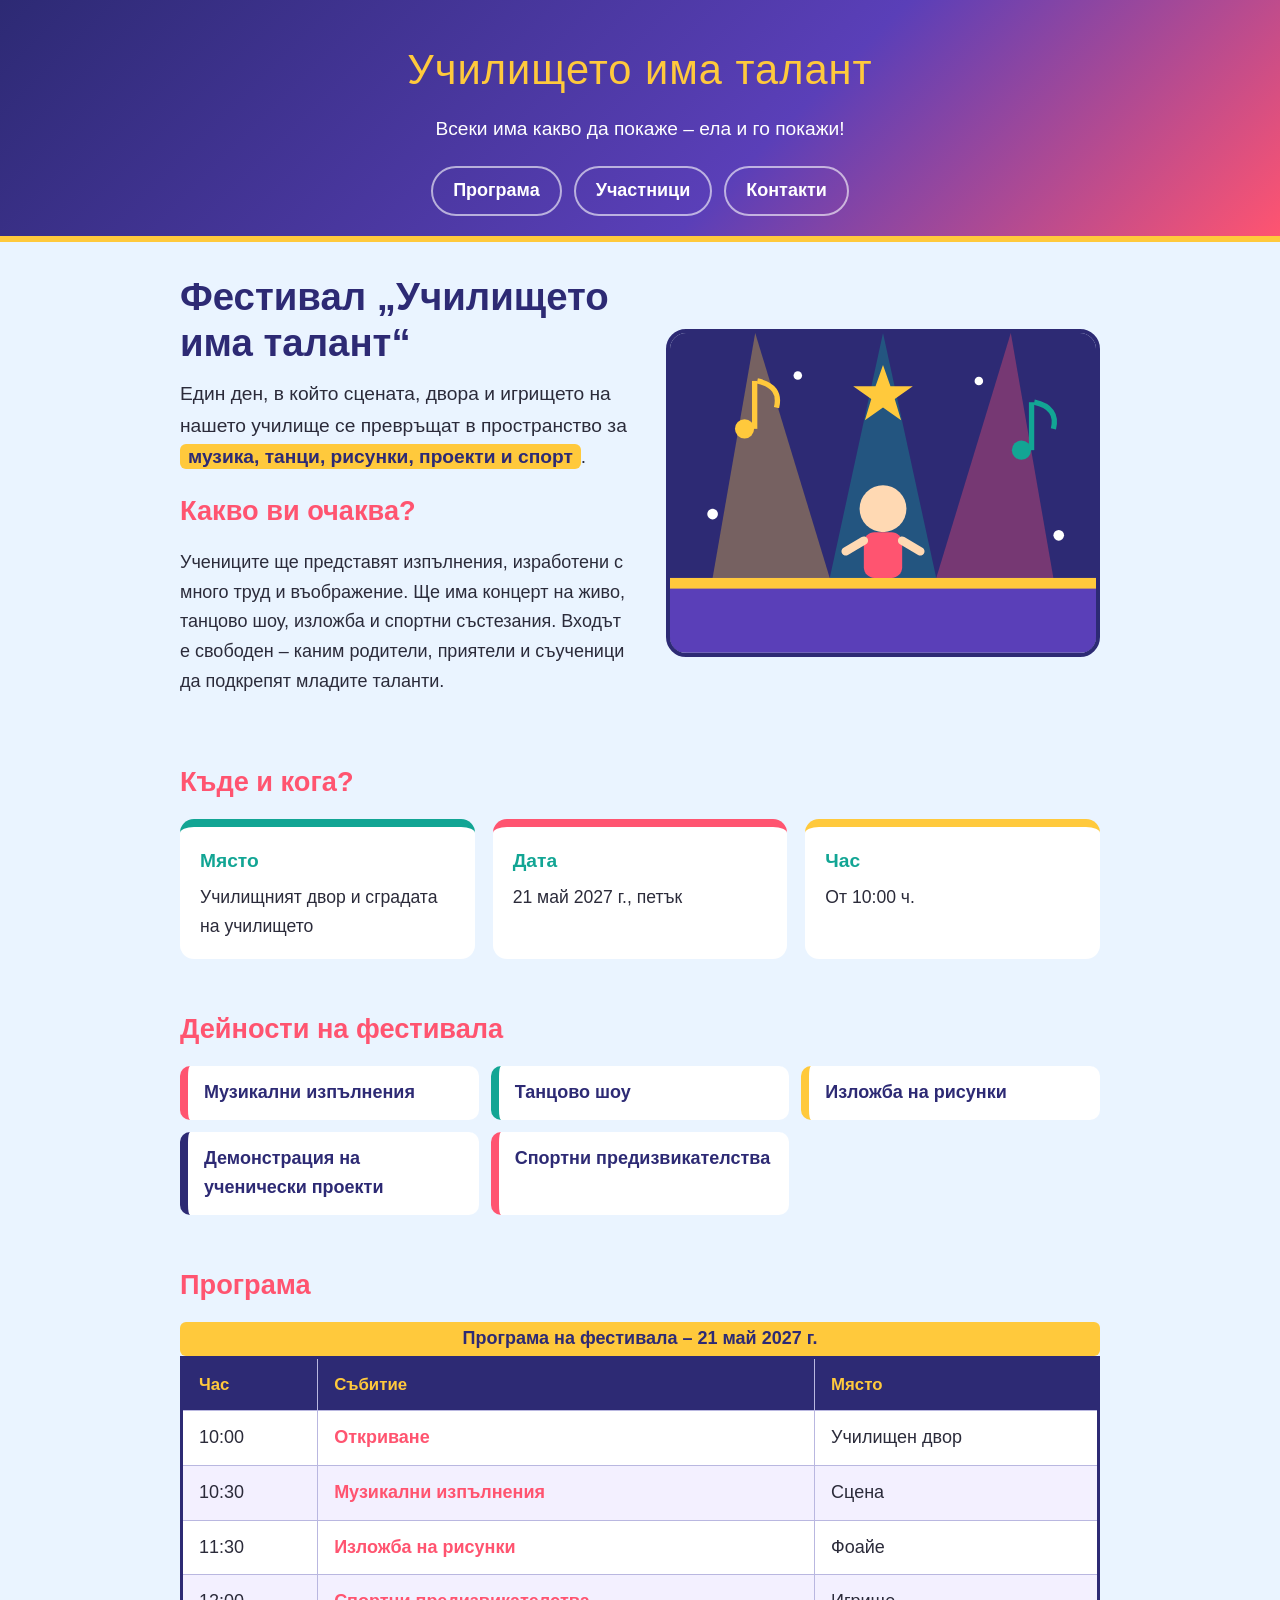
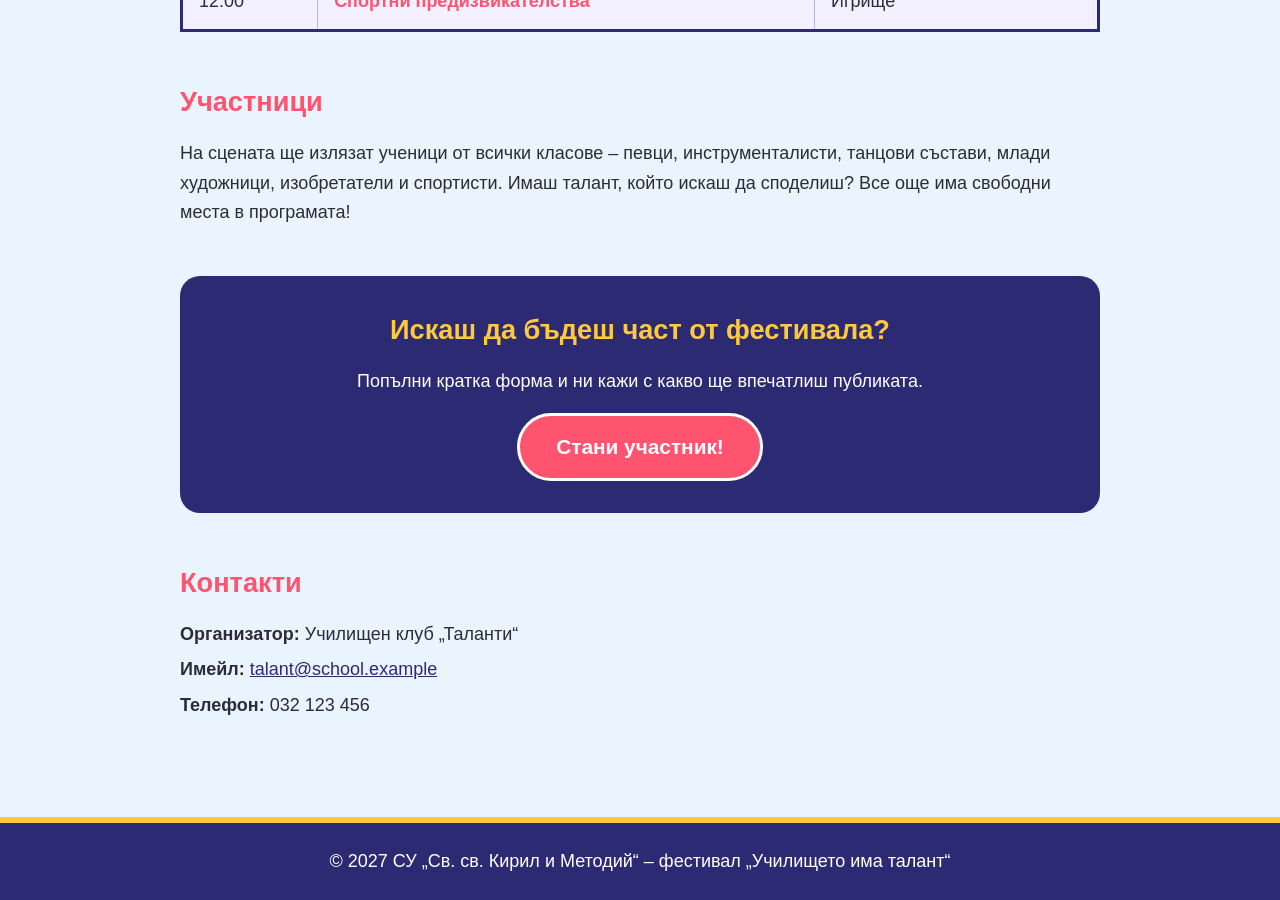
<file: index.html>
<!DOCTYPE html>
<html lang="bg">
<head>
  <meta charset="UTF-8">
  <meta name="viewport" content="width=device-width, initial-scale=1">
  <title>Училището има талант – фестивал 2027</title>
  <link rel="stylesheet" href="style.css">
</head>
<body>

  <header class="site-header">
    <p class="site-title">Училището има талант</p>
    <p class="slogan">Всеки има какво да покаже – ела и го покажи!</p>
    <nav class="main-nav">
      <a href="#program">Програма</a>
      <a href="#participants">Участници</a>
      <a href="#contacts">Контакти</a>
    </nav>
  </header>

  <main>

    <section class="hero">
      <div class="hero-text">
        <h1>Фестивал „Училището има талант“</h1>
        <p class="lead">Един ден, в който сцената, двора и игрището на нашето училище се превръщат в пространство за <span class="highlight">музика, танци, рисунки, проекти и спорт</span>.</p>

        <h2>Какво ви очаква?</h2>
        <p>Учениците ще представят изпълнения, изработени с много труд и въображение. Ще има концерт на живо, танцово шоу, изложба и спортни състезания. Входът е свободен – каним родители, приятели и съученици да подкрепят младите таланти.</p>
      </div>

      <div class="hero-art">
        <svg viewBox="0 0 400 300" role="img" aria-label="Илюстрация на сцена с прожектори, музикални ноти и звезди">
          <rect width="400" height="300" fill="#2d2a74"/>
          <polygon points="80,0 40,230 150,230" fill="#ffc93c" opacity="0.35"/>
          <polygon points="320,0 250,230 360,230" fill="#ff5470" opacity="0.35"/>
          <polygon points="200,0 150,230 250,230" fill="#12a594" opacity="0.35"/>
          <rect x="0" y="230" width="400" height="70" fill="#5a3fb8"/>
          <rect x="0" y="230" width="400" height="10" fill="#ffc93c"/>
          <circle cx="200" cy="165" r="22" fill="#ffd9b3"/>
          <rect x="182" y="187" width="36" height="43" rx="10" fill="#ff5470"/>
          <path d="M165 205 L182 195 M235 205 L218 195" stroke="#ffd9b3" stroke-width="8" stroke-linecap="round"/>
          <circle cx="70" cy="90" r="9" fill="#ffc93c"/>
          <rect x="77" y="45" width="5" height="45" fill="#ffc93c"/>
          <path d="M82 45 Q105 50 100 70" stroke="#ffc93c" stroke-width="5" fill="none"/>
          <circle cx="330" cy="110" r="9" fill="#12a594"/>
          <rect x="337" y="65" width="5" height="45" fill="#12a594"/>
          <path d="M342 65 Q365 70 360 90" stroke="#12a594" stroke-width="5" fill="none"/>
          <polygon points="200,30 207,50 228,50 211,62 217,82 200,70 183,82 189,62 172,50 193,50" fill="#ffc93c"/>
          <circle cx="40" cy="170" r="5" fill="#ffffff"/>
          <circle cx="365" cy="190" r="5" fill="#ffffff"/>
          <circle cx="120" cy="40" r="4" fill="#ffffff"/>
          <circle cx="290" cy="45" r="4" fill="#ffffff"/>
        </svg>
      </div>
    </section>

    <section id="details">
      <h2>Къде и кога?</h2>
      <div class="info-grid">
        <div class="info-card">
          <h3>Място</h3>
          <p>Училищният двор и сградата на училището</p>
        </div>
        <div class="info-card">
          <h3>Дата</h3>
          <p>21 май 2027 г., петък</p>
        </div>
        <div class="info-card">
          <h3>Час</h3>
          <p>От 10:00 ч.</p>
        </div>
      </div>
    </section>

    <section id="activities">
      <h2>Дейности на фестивала</h2>
      <ul class="activities">
        <li>Музикални изпълнения</li>
        <li>Танцово шоу</li>
        <li>Изложба на рисунки</li>
        <li>Демонстрация на ученически проекти</li>
        <li>Спортни предизвикателства</li>
      </ul>
    </section>

    <section id="program">
      <h2>Програма</h2>
      <div class="table-wrap">
        <table class="program">
          <caption class="highlight">Програма на фестивала – 21 май 2027 г.</caption>
          <thead>
            <tr>
              <th>Час</th>
              <th>Събитие</th>
              <th>Място</th>
            </tr>
          </thead>
          <tbody>
            <tr>
              <td>10:00</td>
              <td class="event-title">Откриване</td>
              <td>Училищен двор</td>
            </tr>
            <tr>
              <td>10:30</td>
              <td class="event-title">Музикални изпълнения</td>
              <td>Сцена</td>
            </tr>
            <tr>
              <td>11:30</td>
              <td class="event-title">Изложба на рисунки</td>
              <td>Фоайе</td>
            </tr>
            <tr>
              <td>12:00</td>
              <td class="event-title">Спортни предизвикателства</td>
              <td>Игрище</td>
            </tr>
          </tbody>
        </table>
      </div>
    </section>

    <section id="participants">
      <h2>Участници</h2>
      <p>На сцената ще излязат ученици от всички класове – певци, инструменталисти, танцови състави, млади художници, изобретатели и спортисти. Имаш талант, който искаш да споделиш? Все още има свободни места в програмата!</p>
    </section>

    <section class="cta-box">
      <h2>Искаш да бъдеш част от фестивала?</h2>
      <p>Попълни кратка форма и ни кажи с какво ще впечатлиш публиката.</p>
      <a class="btn-join" href="uchastnik.html">Стани участник!</a>
    </section>

    <section id="contacts">
      <h2>Контакти</h2>
      <ul class="contact-list">
        <li><strong>Организатор:</strong> Училищен клуб „Таланти“</li>
        <li><strong>Имейл:</strong> <a href="mailto:talant@school.example">talant@school.example</a></li>
        <li><strong>Телефон:</strong> 032 123 456</li>
      </ul>
    </section>

  </main>

  <footer class="site-footer">
    <p>&copy; 2027 СУ „Св. св. Кирил и Методий“ – фестивал „Училището има талант“</p>
  </footer>

</body>
</html>
</file>
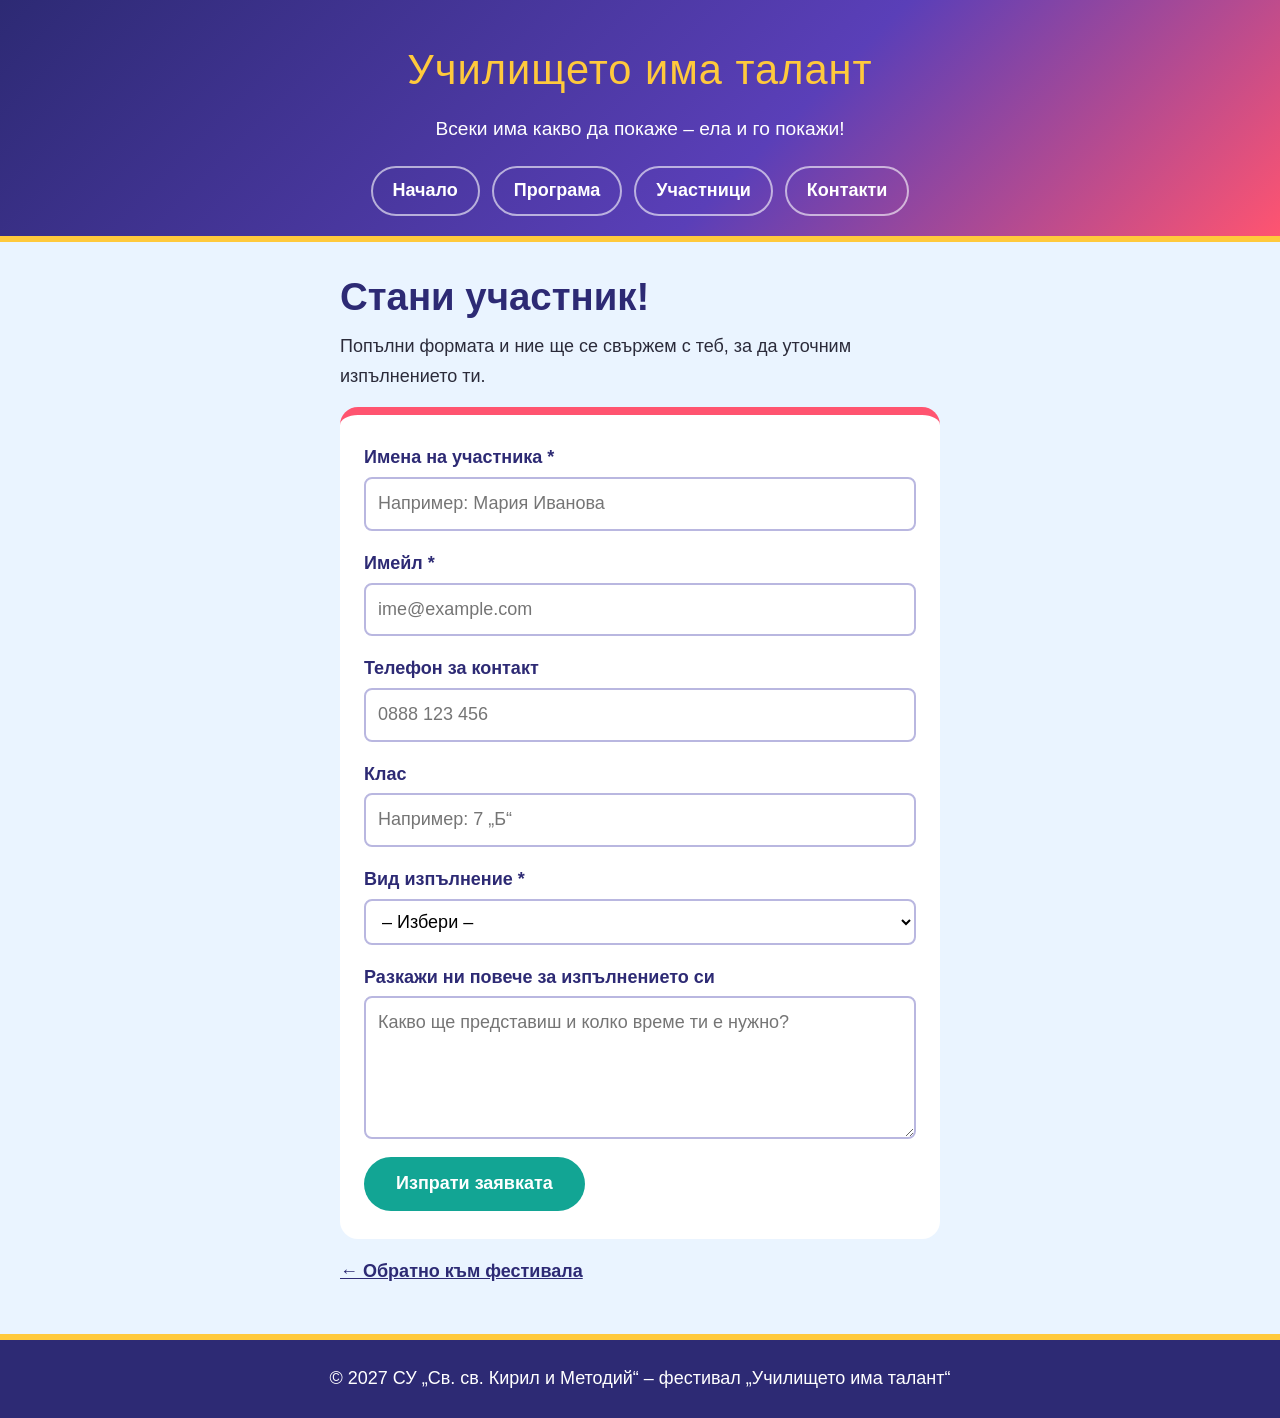
<file: uchastnik.html>
<!DOCTYPE html>
<html lang="bg">
<head>
  <meta charset="UTF-8">
  <meta name="viewport" content="width=device-width, initial-scale=1">
  <title>Стани участник – Училището има талант</title>
  <link rel="stylesheet" href="style.css">
</head>
<body>

  <header class="site-header">
    <p class="site-title">Училището има талант</p>
    <p class="slogan">Всеки има какво да покаже – ела и го покажи!</p>
    <nav class="main-nav">
      <a href="festival.html">Начало</a>
      <a href="festival.html#program">Програма</a>
      <a href="festival.html#participants">Участници</a>
      <a href="festival.html#contacts">Контакти</a>
    </nav>
  </header>

  <main class="form-page">
    <h1>Стани участник!</h1>
    <p>Попълни формата и ние ще се свържем с теб, за да уточним изпълнението ти.</p>

    <div class="form-card">
      <form id="signup-form" action="#" method="post">

        <label for="fullname">Имена на участника *</label>
        <input type="text" id="fullname" name="fullname" placeholder="Например: Мария Иванова" required>

        <label for="email">Имейл *</label>
        <input type="email" id="email" name="email" placeholder="ime@example.com" required>

        <label for="phone">Телефон за контакт</label>
        <input type="tel" id="phone" name="phone" placeholder="0888 123 456">

        <label for="class">Клас</label>
        <input type="text" id="class" name="class" placeholder="Например: 7 „Б“">

        <label for="category">Вид изпълнение *</label>
        <select id="category" name="category" required>
          <option value="">– Избери –</option>
          <option value="music">Музикално изпълнение</option>
          <option value="dance">Танц</option>
          <option value="art">Рисунка</option>
          <option value="project">Ученически проект</option>
          <option value="sport">Спортно умение</option>
          <option value="other">Друго</option>
        </select>

        <label for="message">Разкажи ни повече за изпълнението си</label>
        <textarea id="message" name="message" rows="4" placeholder="Какво ще представиш и колко време ти е нужно?"></textarea>

        <button type="submit" class="btn-submit">Изпрати заявката</button>
      </form>

      <p class="success-message" id="success" role="status">Благодарим ти! Заявката е изпратена – ще се свържем с теб скоро.</p>
    </div>

    <a class="back-link" href="festival.html">← Обратно към фестивала</a>
  </main>

  <footer class="site-footer">
    <p>&copy; 2027 СУ „Св. св. Кирил и Методий“ – фестивал „Училището има талант“</p>
  </footer>

  <script>
    document.getElementById("signup-form").addEventListener("submit", function (event) {
      event.preventDefault();
      document.getElementById("success").classList.add("visible");
      this.reset();
    });
  </script>

</body>
</html>
</file>
<file: style.css>
/* ===== Основни стилове ===== */
:root {
  --indigo: #2d2a74;
  --coral: #ff5470;
  --sun: #ffc93c;
  --teal: #12a594;
  --sky: #eaf4ff;
  --text: #2b2b3a;
}

* {
  box-sizing: border-box;
}

body {
  margin: 0;
  font-family: "Trebuchet MS", "Segoe UI", Verdana, sans-serif;
  font-size: 18px;
  line-height: 1.65;
  color: var(--text);
  background-color: var(--sky);
}

main {
  max-width: 960px;
  margin: 0 auto;
  padding: 32px 20px 48px;
}

section {
  margin-bottom: 48px;
  scroll-margin-top: 16px;
}

/* ===== Заглавия ===== */
h1 {
  font-size: 2.4rem;
  line-height: 1.2;
  color: var(--indigo);
  margin: 0 0 12px;
}

h2 {
  font-size: 1.7rem;
  color: var(--coral);
  margin: 0 0 14px;
}

h3 {
  font-size: 1.2rem;
  color: var(--teal);
  margin: 0 0 6px;
}

p {
  margin: 0 0 16px;
}

/* ===== Header ===== */
.site-header {
  background: linear-gradient(135deg, var(--indigo) 0%, #5a3fb8 60%, var(--coral) 100%);
  color: #ffffff;
  text-align: center;
  padding: 36px 20px 20px;
  border-bottom: 6px solid var(--sun);
}

.site-title {
  font-size: 2.6rem;
  margin: 0;
  color: var(--sun);
  letter-spacing: 1px;
}

.slogan {
  font-size: 1.2rem;
  margin: 8px 0 22px;
  color: #ffffff;
}

.main-nav {
  display: flex;
  flex-wrap: wrap;
  justify-content: center;
  gap: 12px;
}

.main-nav a {
  color: #ffffff;
  text-decoration: none;
  font-weight: bold;
  padding: 8px 20px;
  border: 2px solid rgba(255, 255, 255, 0.6);
  border-radius: 999px;
}

.main-nav a:hover,
.main-nav a:focus-visible {
  background-color: var(--sun);
  border-color: var(--sun);
  color: var(--indigo);
}

/* ===== Начална секция ===== */
.hero {
  display: flex;
  flex-wrap: wrap;
  align-items: center;
  gap: 32px;
}

.hero-text {
  flex: 1 1 340px;
}

.hero-text .lead {
  font-size: 1.2rem;
}

.hero-art {
  flex: 1 1 320px;
}

.hero-art svg {
  display: block;
  width: 100%;
  height: auto;
  border-radius: 20px;
  border: 4px solid var(--indigo);
}

.highlight {
  background-color: var(--sun);
  color: var(--indigo);
  padding: 2px 8px;
  border-radius: 6px;
  font-weight: bold;
}

/* ===== Информационни карти ===== */
.info-grid {
  display: grid;
  grid-template-columns: repeat(auto-fit, minmax(220px, 1fr));
  gap: 18px;
}

.info-card {
  background-color: #ffffff;
  padding: 18px 20px;
  border-radius: 14px;
  border-top: 8px solid var(--teal);
}

.info-card:nth-child(2) {
  border-top-color: var(--coral);
}

.info-card:nth-child(3) {
  border-top-color: var(--sun);
}

.info-card p {
  margin: 0;
  font-size: 1.1rem;
}

/* ===== Списък с дейности ===== */
.activities {
  list-style: none;
  padding: 0;
  margin: 0;
  display: grid;
  grid-template-columns: repeat(auto-fit, minmax(230px, 1fr));
  gap: 12px;
}

.activities li {
  background-color: #ffffff;
  border-left: 8px solid var(--coral);
  border-radius: 10px;
  padding: 12px 16px;
  font-weight: bold;
  color: var(--indigo);
}

.activities li:nth-child(4n + 2) {
  border-left-color: var(--teal);
}

.activities li:nth-child(4n + 3) {
  border-left-color: var(--sun);
}

.activities li:nth-child(4n) {
  border-left-color: var(--indigo);
}

/* ===== Таблица с програма ===== */
.table-wrap {
  overflow-x: auto;
}

.program {
  width: 100%;
  border-collapse: collapse;
  background-color: #ffffff;
  border: 3px solid var(--indigo);
}

.program th,
.program td {
  border: 1px solid #b9b7e0;
  padding: 12px 16px;
  text-align: left;
}

.program thead th {
  background-color: var(--indigo);
  color: var(--sun);
  font-size: 1.05rem;
}

.program tbody tr:nth-child(even) {
  background-color: #f3f0ff;
}

.program tbody tr:hover {
  background-color: #fff3c4;
}

.event-title {
  font-weight: bold;
  color: var(--coral);
}

/* ===== Бутон ===== */
.cta-box {
  text-align: center;
  background-color: var(--indigo);
  border-radius: 20px;
  padding: 32px 20px;
  color: #ffffff;
}

.cta-box h2 {
  color: var(--sun);
}

.btn-join {
  display: inline-block;
  background-color: var(--coral);
  color: #ffffff;
  font-size: 1.3rem;
  font-weight: bold;
  text-decoration: none;
  padding: 14px 36px;
  border: 3px solid #ffffff;
  border-radius: 999px;
  cursor: pointer;
  font-family: inherit;
}

.btn-join:hover,
.btn-join:focus-visible {
  background-color: var(--sun);
  color: var(--indigo);
  border-color: var(--sun);
}

/* ===== Контакти ===== */
.contact-list {
  list-style: none;
  padding: 0;
  margin: 0;
}

.contact-list li {
  margin-bottom: 6px;
}

a {
  color: var(--indigo);
}

/* ===== Footer ===== */
.site-footer {
  background-color: var(--indigo);
  color: #ffffff;
  text-align: center;
  padding: 24px 20px;
  border-top: 6px solid var(--sun);
}

.site-footer p {
  margin: 0;
}

/* ===== Страница с формата ===== */
.form-page {
  max-width: 640px;
  margin: 0 auto;
  padding: 32px 20px 48px;
}

.form-card {
  background-color: #ffffff;
  border-radius: 18px;
  border-top: 8px solid var(--coral);
  padding: 28px 24px;
}

.form-card label {
  display: block;
  font-weight: bold;
  color: var(--indigo);
  margin-bottom: 4px;
}

.form-card input,
.form-card select,
.form-card textarea {
  display: block;
  width: 100%;
  font: inherit;
  padding: 10px 12px;
  margin-bottom: 18px;
  border: 2px solid #b9b7e0;
  border-radius: 8px;
  background-color: #ffffff;
}

.form-card input:focus,
.form-card select:focus,
.form-card textarea:focus {
  outline: 3px solid var(--sun);
  border-color: var(--indigo);
}

.form-hint {
  font-size: 0.9rem;
  color: #5c5c78;
  margin: -12px 0 18px;
}

.btn-submit {
  background-color: var(--teal);
  color: #ffffff;
  font: inherit;
  font-weight: bold;
  padding: 12px 32px;
  border: none;
  border-radius: 999px;
  cursor: pointer;
}

.btn-submit:hover,
.btn-submit:focus-visible {
  background-color: var(--indigo);
}

.back-link {
  display: inline-block;
  margin-top: 18px;
  font-weight: bold;
}

.success-message {
  display: none;
  background-color: #dcf7f2;
  border-left: 8px solid var(--teal);
  border-radius: 10px;
  padding: 14px 18px;
  margin-top: 20px;
}

.success-message.visible {
  display: block;
}

/* ===== Малки екрани ===== */
@media (max-width: 600px) {
  h1 { font-size: 1.9rem; }
  .site-title { font-size: 2rem; }
  body { font-size: 17px; }
}
</file>
